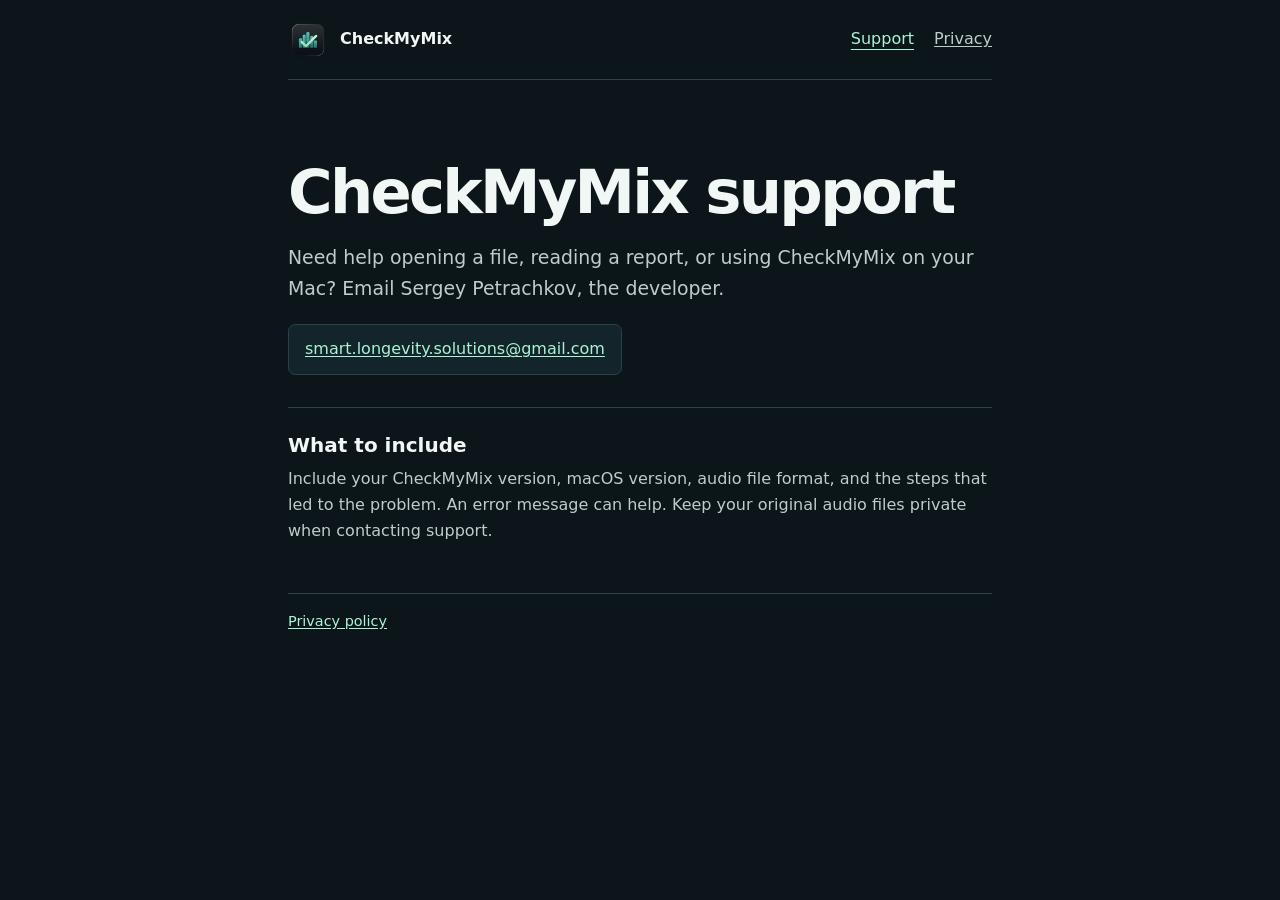
<file: index.html>
<!doctype html>
<html lang="en">
<head>
  <meta charset="utf-8">
  <meta name="viewport" content="width=device-width, initial-scale=1">
  <meta name="description" content="Contact support for CheckMyMix, a free on-device audio analyzer for Mac.">
  <title>Support | CheckMyMix</title>
  <link rel="icon" href="./icon.png" type="image/png">
  <link rel="stylesheet" href="./style.css">
</head>
<body>
  <header class="site-header shell">
    <a class="brand" href="./"><img src="./icon.png" width="40" height="40" alt="">CheckMyMix</a>
    <nav aria-label="Main navigation">
      <a href="./" aria-current="page">Support</a>
      <a href="./privacy/">Privacy</a>
    </nav>
  </header>
  <main class="shell">
    <h1>CheckMyMix support</h1>
    <p class="intro">Need help opening a file, reading a report, or using CheckMyMix on your Mac? Email Sergey Petrachkov, the developer.</p>
    <a class="email" href="mailto:smart.longevity.solutions@gmail.com?subject=CheckMyMix%20support">smart.longevity.solutions@gmail.com</a>
    <section aria-labelledby="help-title">
      <h2 id="help-title">What to include</h2>
      <p>Include your CheckMyMix version, macOS version, audio file format, and the steps that led to the problem. An error message can help. Keep your original audio files private when contacting support.</p>
    </section>
  </main>
  <footer class="shell"><a href="./privacy/">Privacy policy</a></footer>
</body>
</html>
</file>
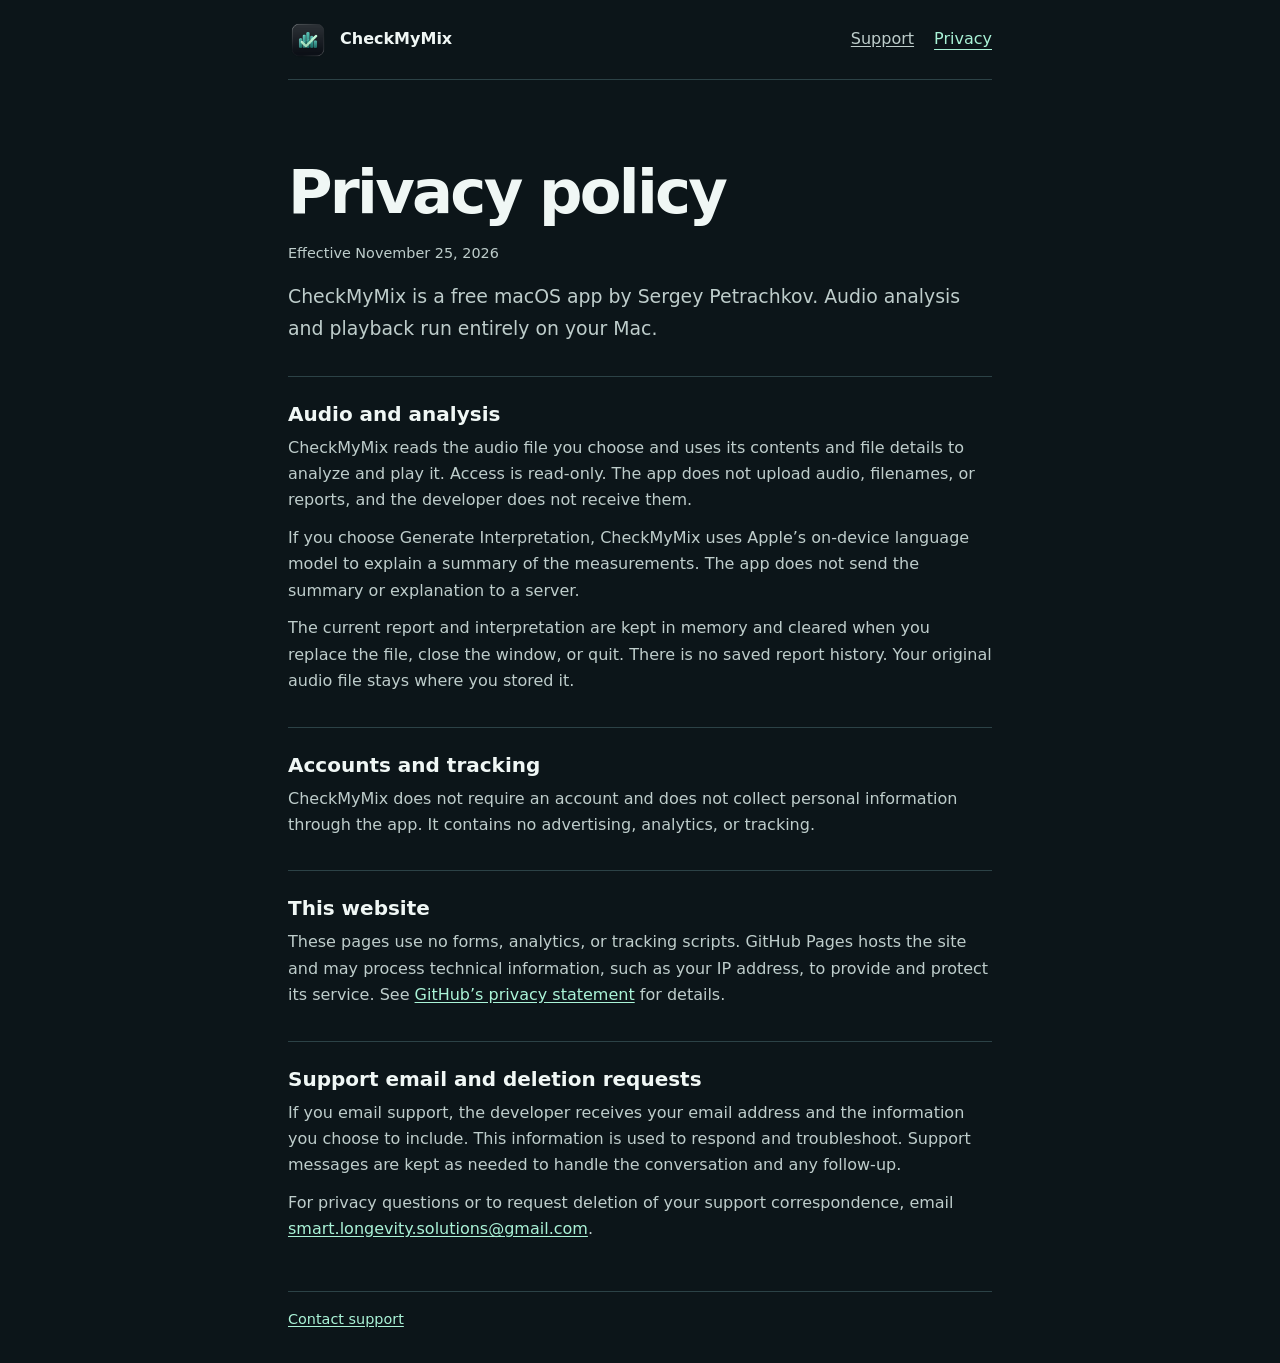
<file: privacy/index.html>
<!doctype html>
<html lang="en">
<head>
  <meta charset="utf-8">
  <meta name="viewport" content="width=device-width, initial-scale=1">
  <meta name="description" content="How CheckMyMix handles audio files, analysis results, and support messages.">
  <title>Privacy Policy | CheckMyMix</title>
  <link rel="icon" href="../icon.png" type="image/png">
  <link rel="stylesheet" href="../style.css">
</head>
<body>
  <header class="site-header shell">
    <a class="brand" href="../"><img src="../icon.png" width="40" height="40" alt="">CheckMyMix</a>
    <nav aria-label="Main navigation">
      <a href="../">Support</a>
      <a href="./" aria-current="page">Privacy</a>
    </nav>
  </header>
  <main class="shell">
    <h1>Privacy policy</h1>
    <p class="date">Effective <time datetime="2026-11-25">November 25, 2026</time></p>
    <p class="intro">CheckMyMix is a free macOS app by Sergey Petrachkov. Audio analysis and playback run entirely on your Mac.</p>

    <section aria-labelledby="app-data">
      <h2 id="app-data">Audio and analysis</h2>
      <p>CheckMyMix reads the audio file you choose and uses its contents and file details to analyze and play it. Access is read-only. The app does not upload audio, filenames, or reports, and the developer does not receive them.</p>
      <p>If you choose Generate Interpretation, CheckMyMix uses Apple’s on-device language model to explain a summary of the measurements. The app does not send the summary or explanation to a server.</p>
      <p>The current report and interpretation are kept in memory and cleared when you replace the file, close the window, or quit. There is no saved report history. Your original audio file stays where you stored it.</p>
    </section>

    <section aria-labelledby="collection">
      <h2 id="collection">Accounts and tracking</h2>
      <p>CheckMyMix does not require an account and does not collect personal information through the app. It contains no advertising, analytics, or tracking.</p>
    </section>

    <section aria-labelledby="website">
      <h2 id="website">This website</h2>
      <p>These pages use no forms, analytics, or tracking scripts. GitHub Pages hosts the site and may process technical information, such as your IP address, to provide and protect its service. See <a href="https://docs.github.com/en/site-policy/privacy-policies/github-general-privacy-statement">GitHub’s privacy statement</a> for details.</p>
    </section>

    <section aria-labelledby="email-data">
      <h2 id="email-data">Support email and deletion requests</h2>
      <p>If you email support, the developer receives your email address and the information you choose to include. This information is used to respond and troubleshoot. Support messages are kept as needed to handle the conversation and any follow-up.</p>
      <p>For privacy questions or to request deletion of your support correspondence, email <a href="mailto:smart.longevity.solutions@gmail.com?subject=CheckMyMix%20privacy">smart.longevity.solutions@gmail.com</a>.</p>
    </section>
  </main>
  <footer class="shell"><a href="../">Contact support</a></footer>
</body>
</html>
</file>
<file: style.css>
:root {
  color-scheme: dark;
  --background: #0c1519;
  --text: #f0f7f5;
  --muted: #becdcb;
  --accent: #aaf3d7;
  --line: #2c4246;
}

* { box-sizing: border-box; }

body {
  margin: 0;
  background: var(--background);
  color: var(--text);
  font: 1rem/1.65 system-ui, sans-serif;
}

.shell { width: min(100% - 2.5rem, 44rem); margin-inline: auto; }

.site-header {
  min-height: 5rem;
  display: flex;
  flex-wrap: wrap;
  justify-content: space-between;
  align-items: center;
  gap: 0.5rem 1.5rem;
  padding-block: 0.75rem;
  border-bottom: 1px solid var(--line);
}

.brand, nav { display: flex; align-items: center; gap: 0.75rem; }
.brand { color: var(--text); font-weight: 700; text-decoration: none; }
nav { gap: 1.25rem; }
nav a { color: var(--muted); }
nav a[aria-current] { color: var(--accent); text-underline-offset: 0.3em; }

main { padding-block: clamp(2.5rem, 8vw, 5rem) 3rem; }
h1, h2, p { margin: 0; }
h1 { font-size: clamp(2.2rem, 7vw, 3.8rem); line-height: 1.08; letter-spacing: -0.045em; margin-bottom: 1rem; }
h2 { font-size: 1.25rem; line-height: 1.3; margin-bottom: 0.5rem; }
p { color: var(--muted); }
p + p { margin-top: 0.7rem; }
.intro { font-size: 1.18rem; }
.date { font-size: 0.9rem; margin-bottom: 1rem; }
section { border-top: 1px solid var(--line); margin-top: 2rem; padding-top: 1.5rem; }

a { color: var(--accent); text-underline-offset: 0.15em; }
a:focus-visible { outline: 2px solid var(--accent); outline-offset: 4px; }
.email {
  display: inline-block;
  margin-top: 1.25rem;
  padding: 0.7rem 1rem;
  border: 1px solid var(--line);
  border-radius: 0.45rem;
  background: #13252a;
  overflow-wrap: anywhere;
}

footer { border-top: 1px solid var(--line); padding-block: 1rem 2rem; font-size: 0.9rem; }
</file>
